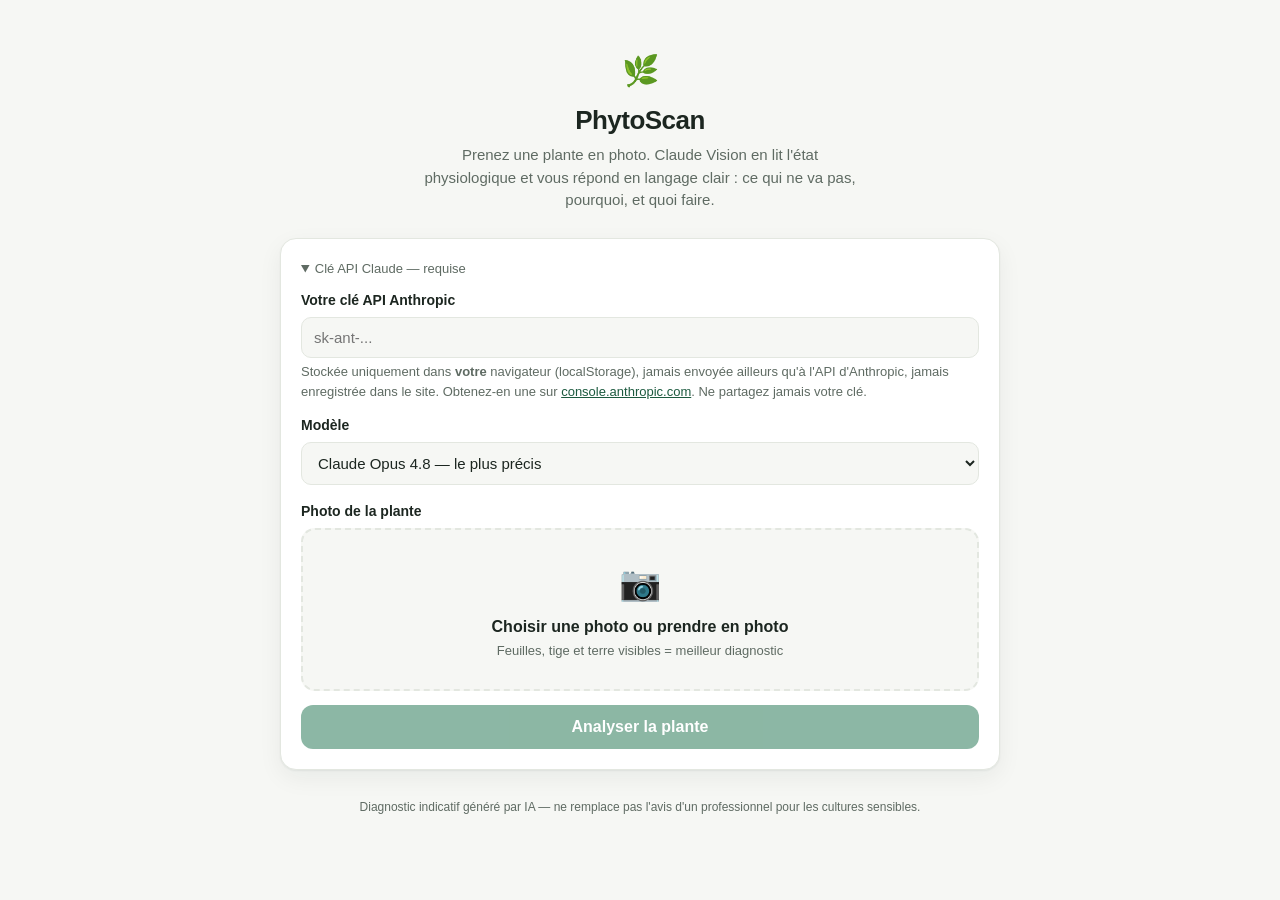
<file: site/plante.html>
<!doctype html>
<html lang="fr">
<head>
<meta charset="utf-8">
<meta name="viewport" content="width=device-width, initial-scale=1">
<title>PhytoScan — diagnostic de plante par photo</title>
<style>
  :root {
    --bg: #f6f7f4;
    --card: #ffffff;
    --ink: #1c2620;
    --muted: #5f6b63;
    --line: #e3e7e0;
    --brand: #2f7d5b;
    --brand-ink: #1c5a3f;
    --accent: #e8f3ec;
    --warn: #b7791f;
    --warn-bg: #fdf3e2;
    --crit: #c0392b;
    --crit-bg: #fbeae8;
    --ok: #2f7d5b;
    --ok-bg: #e8f3ec;
    --shadow: 0 1px 2px rgba(20,40,30,.06), 0 8px 24px rgba(20,40,30,.06);
    --radius: 16px;
  }
  @media (prefers-color-scheme: dark) {
    :root {
      --bg: #10140f;
      --card: #171d16;
      --ink: #e9efe8;
      --muted: #9aa89e;
      --line: #2a332a;
      --brand: #5cb98a;
      --brand-ink: #8fd4ad;
      --accent: #17281f;
      --warn: #e0a94e;
      --warn-bg: #2a2213;
      --crit: #e57a6d;
      --crit-bg: #2c1815;
      --ok: #5cb98a;
      --ok-bg: #17281f;
      --shadow: 0 1px 2px rgba(0,0,0,.3), 0 8px 24px rgba(0,0,0,.35);
    }
  }
  * { box-sizing: border-box; }
  body {
    margin: 0;
    font-family: -apple-system, BlinkMacSystemFont, "Segoe UI", Roboto, Helvetica, Arial, sans-serif;
    background: var(--bg);
    color: var(--ink);
    line-height: 1.5;
    -webkit-font-smoothing: antialiased;
  }
  .wrap { max-width: 760px; margin: 0 auto; padding: 24px 20px 64px; }
  header { text-align: center; padding: 24px 0 8px; }
  .logo { font-size: 30px; }
  h1 { font-size: 26px; margin: 8px 0 4px; letter-spacing: -.02em; }
  .sub { color: var(--muted); margin: 0 auto; max-width: 52ch; font-size: 15px; }
  .card {
    background: var(--card);
    border: 1px solid var(--line);
    border-radius: var(--radius);
    box-shadow: var(--shadow);
    padding: 20px;
    margin-top: 18px;
  }
  label { font-weight: 600; font-size: 14px; display: block; margin-bottom: 6px; }
  .hint { color: var(--muted); font-size: 13px; margin: 4px 0 0; }
  input[type="password"], select {
    width: 100%;
    padding: 11px 12px;
    border: 1px solid var(--line);
    border-radius: 10px;
    background: var(--bg);
    color: var(--ink);
    font-size: 15px;
  }
  .row { display: flex; gap: 12px; flex-wrap: wrap; }
  .row > div { flex: 1 1 200px; }
  a { color: var(--brand-ink); }
  .drop {
    border: 2px dashed var(--line);
    border-radius: 14px;
    padding: 28px 16px;
    text-align: center;
    cursor: pointer;
    transition: border-color .15s, background .15s;
    background: var(--bg);
  }
  .drop:hover, .drop.drag { border-color: var(--brand); background: var(--accent); }
  .drop .big { font-size: 34px; }
  .drop .t { font-weight: 600; margin-top: 6px; }
  .drop .s { color: var(--muted); font-size: 13px; margin-top: 2px; }
  #preview { display: none; margin-top: 14px; }
  #preview img { width: 100%; max-height: 360px; object-fit: contain; border-radius: 12px; background: var(--bg); }
  .btn {
    appearance: none; border: 0; cursor: pointer;
    background: var(--brand); color: #fff;
    font-size: 16px; font-weight: 600;
    padding: 13px 18px; border-radius: 12px; width: 100%;
    margin-top: 14px;
    transition: filter .15s, opacity .15s;
  }
  .btn:hover { filter: brightness(1.05); }
  .btn:disabled { opacity: .55; cursor: not-allowed; }
  .btn.ghost { background: transparent; color: var(--brand-ink); border: 1px solid var(--line); margin-top: 8px; }
  .hidden { display: none !important; }
  /* results */
  .score-head { display: flex; align-items: center; gap: 18px; }
  .gauge { position: relative; width: 92px; height: 92px; flex: none; }
  .gauge svg { transform: rotate(-90deg); }
  .gauge .val { position: absolute; inset: 0; display: grid; place-items: center; font-size: 22px; font-weight: 700; }
  .badge { display: inline-flex; align-items: center; gap: 6px; font-size: 13px; font-weight: 600; padding: 4px 10px; border-radius: 999px; }
  .b-sain { background: var(--ok-bg); color: var(--ok); }
  .b-attention { background: var(--warn-bg); color: var(--warn); }
  .b-critique { background: var(--crit-bg); color: var(--crit); }
  .resume { font-size: 17px; margin: 14px 0 0; }
  .plant-name { color: var(--muted); font-size: 14px; margin-top: 2px; }
  h2 { font-size: 15px; text-transform: uppercase; letter-spacing: .04em; color: var(--muted); margin: 22px 0 10px; }
  .diag {
    border: 1px solid var(--line); border-radius: 12px; padding: 14px; margin-bottom: 10px;
    border-left: 4px solid var(--line);
  }
  .diag.g-faible { border-left-color: var(--ok); }
  .diag.g-moyenne { border-left-color: var(--warn); }
  .diag.g-elevee { border-left-color: var(--crit); }
  .diag .top { display: flex; justify-content: space-between; gap: 10px; align-items: baseline; }
  .diag .name { font-weight: 600; }
  .diag .meta { font-size: 12px; color: var(--muted); white-space: nowrap; }
  .chips { margin-top: 8px; display: flex; flex-wrap: wrap; gap: 6px; }
  .chip { font-size: 12px; background: var(--bg); border: 1px solid var(--line); color: var(--muted); padding: 3px 9px; border-radius: 999px; }
  ul.actions { margin: 6px 0 0; padding-left: 20px; }
  ul.actions li { margin: 6px 0; }
  .error { background: var(--crit-bg); color: var(--crit); border: 1px solid var(--line); border-radius: 12px; padding: 12px 14px; margin-top: 14px; font-size: 14px; }
  .spinner { width: 18px; height: 18px; border: 2px solid rgba(255,255,255,.4); border-top-color: #fff; border-radius: 50%; display: inline-block; vertical-align: -3px; margin-right: 8px; animation: spin .8s linear infinite; }
  @keyframes spin { to { transform: rotate(360deg); } }
  footer { text-align: center; color: var(--muted); font-size: 12px; margin-top: 28px; }
  details.key summary { cursor: pointer; font-size: 13px; color: var(--muted); }
</style>
</head>
<body>
<div class="wrap">
  <header>
    <div class="logo">🌿</div>
    <h1>PhytoScan</h1>
    <p class="sub">Prenez une plante en photo. Claude Vision en lit l'état physiologique et vous répond en langage clair : ce qui ne va pas, pourquoi, et quoi faire.</p>
  </header>

  <div class="card">
    <details class="key" id="keyBlock">
      <summary>Clé API Claude — <span id="keyStatus">requise</span></summary>
      <div style="margin-top:12px">
        <label for="apiKey">Votre clé API Anthropic</label>
        <input id="apiKey" type="password" placeholder="sk-ant-..." autocomplete="off">
        <p class="hint">Stockée uniquement dans <strong>votre</strong> navigateur (localStorage), jamais envoyée ailleurs qu'à l'API d'Anthropic, jamais enregistrée dans le site. Obtenez-en une sur <a href="https://console.anthropic.com/settings/keys" target="_blank" rel="noopener">console.anthropic.com</a>. Ne partagez jamais votre clé.</p>
      </div>
    </details>

    <div class="row" style="margin-top:14px">
      <div>
        <label for="model">Modèle</label>
        <select id="model">
          <option value="claude-opus-4-8">Claude Opus 4.8 — le plus précis</option>
          <option value="claude-sonnet-5">Claude Sonnet 5 — bon équilibre</option>
          <option value="claude-haiku-4-5">Claude Haiku 4.5 — rapide & éco</option>
        </select>
      </div>
    </div>

    <div style="margin-top:16px">
      <label>Photo de la plante</label>
      <div class="drop" id="drop">
        <div class="big">📷</div>
        <div class="t">Choisir une photo ou prendre en photo</div>
        <div class="s">Feuilles, tige et terre visibles = meilleur diagnostic</div>
      </div>
      <input id="file" type="file" accept="image/*" capture="environment" class="hidden">
      <div id="preview"><img id="previewImg" alt="Aperçu de la plante"></div>
    </div>

    <button class="btn" id="analyze" disabled>Analyser la plante</button>
    <div id="error" class="error hidden"></div>
  </div>

  <div id="results" class="card hidden">
    <div class="score-head">
      <div class="gauge">
        <svg width="92" height="92" viewBox="0 0 92 92">
          <circle cx="46" cy="46" r="40" fill="none" stroke="var(--line)" stroke-width="8"/>
          <circle id="gaugeArc" cx="46" cy="46" r="40" fill="none" stroke="var(--brand)" stroke-width="8" stroke-linecap="round" stroke-dasharray="251.2" stroke-dashoffset="251.2"/>
        </svg>
        <div class="val" id="scoreVal">–</div>
      </div>
      <div>
        <span id="stateBadge" class="badge">—</span>
        <div class="plant-name" id="plantName"></div>
      </div>
    </div>
    <p class="resume" id="resume"></p>

    <h2 id="diagTitle">Diagnostics</h2>
    <div id="diagList"></div>

    <h2>Que faire</h2>
    <ul class="actions" id="actionList"></ul>

    <button class="btn ghost" id="again">Analyser une autre plante</button>
  </div>

  <footer>
    Diagnostic indicatif généré par IA — ne remplace pas l'avis d'un professionnel pour les cultures sensibles.
  </footer>
</div>

<script>
const $ = (id) => document.getElementById(id);
const keyInput = $("apiKey"), fileInput = $("file"), drop = $("drop");
const analyzeBtn = $("analyze"), errBox = $("error"), results = $("results");
let imageData = null, imageMime = null;

// --- API key persistence (local only, never committed) ---
const savedKey = localStorage.getItem("phytoscan_key");
if (savedKey) { keyInput.value = savedKey; $("keyStatus").textContent = "enregistrée ✓"; }
else { $("keyBlock").open = true; }
keyInput.addEventListener("input", () => {
  const v = keyInput.value.trim();
  if (v) { localStorage.setItem("phytoscan_key", v); $("keyStatus").textContent = "enregistrée ✓"; }
  else { localStorage.removeItem("phytoscan_key"); $("keyStatus").textContent = "requise"; }
  refreshBtn();
});
const savedModel = localStorage.getItem("phytoscan_model");
if (savedModel) $("model").value = savedModel;
$("model").addEventListener("change", () => localStorage.setItem("phytoscan_model", $("model").value));

// --- File / camera handling ---
drop.addEventListener("click", () => fileInput.click());
drop.addEventListener("dragover", (e) => { e.preventDefault(); drop.classList.add("drag"); });
drop.addEventListener("dragleave", () => drop.classList.remove("drag"));
drop.addEventListener("drop", (e) => {
  e.preventDefault(); drop.classList.remove("drag");
  if (e.dataTransfer.files[0]) handleFile(e.dataTransfer.files[0]);
});
fileInput.addEventListener("change", () => { if (fileInput.files[0]) handleFile(fileInput.files[0]); });

function handleFile(file) {
  if (!file.type.startsWith("image/")) { showError("Merci de choisir un fichier image."); return; }
  hideError();
  const reader = new FileReader();
  reader.onload = (e) => downscale(e.target.result);
  reader.readAsDataURL(file);
}

// Downscale to keep the request light (max 1568px long edge)
function downscale(dataUrl) {
  const img = new Image();
  img.onload = () => {
    const max = 1568;
    let { width, height } = img;
    if (Math.max(width, height) > max) {
      const r = max / Math.max(width, height);
      width = Math.round(width * r); height = Math.round(height * r);
    }
    const canvas = document.createElement("canvas");
    canvas.width = width; canvas.height = height;
    canvas.getContext("2d").drawImage(img, 0, 0, width, height);
    const out = canvas.toDataURL("image/jpeg", 0.9);
    imageMime = "image/jpeg";
    imageData = out.split(",")[1]; // base64 payload only, for the Claude image block
    $("previewImg").src = out;
    $("preview").style.display = "block";
    refreshBtn();
  };
  img.src = dataUrl;
}

function refreshBtn() {
  analyzeBtn.disabled = !(imageData && keyInput.value.trim());
}

// --- Analysis via Claude Vision (structured output) ---
const SCHEMA = {
  type: "object",
  properties: {
    plante_identifiee: { type: "string" },
    etat_general: { type: "string", enum: ["sain", "attention", "critique"] },
    score_sante: { type: "integer" },
    resume: { type: "string" },
    diagnostics: {
      type: "array",
      items: {
        type: "object",
        properties: {
          probleme: { type: "string" },
          categorie: { type: "string", enum: ["eau", "lumiere", "nutriments", "parasites", "maladie", "temperature", "croissance", "autre"] },
          gravite: { type: "string", enum: ["faible", "moyenne", "elevee"] },
          indices_visuels: { type: "array", items: { type: "string" } },
          confiance: { type: "string", enum: ["faible", "moyenne", "elevee"] }
        },
        required: ["probleme", "categorie", "gravite", "indices_visuels", "confiance"],
        additionalProperties: false
      }
    },
    actions: { type: "array", items: { type: "string" } }
  },
  required: ["plante_identifiee", "etat_general", "score_sante", "resume", "diagnostics", "actions"],
  additionalProperties: false
};

const SYSTEM = `Tu es un expert en physiologie végétale et phytopathologie. À partir d'une photo, tu évalues l'état d'une plante et tu le traduis en un message clair et humain, sans jargon inutile.

Analyse les signes visibles : manque ou excès d'eau (flétrissement, texture, taches, jaunissement), carences (azote, potassium, magnésium…), parasites (pucerons, araignées rouges, cochenilles), maladies (oïdium, mildiou, taches fongiques), stress thermique ou lumineux, croissance anormale.

Règles :
- score_sante : entier 0–100 (100 = plante en parfaite santé).
- etat_general : "sain" (score ≥ 75), "attention" (40–74), "critique" (< 40).
- resume : 1 à 3 phrases, ton bienveillant et concret, comme si tu parlais au propriétaire de la plante.
- diagnostics : uniquement les problèmes réellement visibles ; liste vide si la plante est saine. indices_visuels = ce que tu observes sur la photo qui justifie le diagnostic.
- actions : gestes concrets et priorisés. Si aucune photo de plante n'est identifiable, score bas, resume qui explique poliment le problème, et actions = reprendre une photo nette.
- Réponds en français.`;

analyzeBtn.addEventListener("click", analyze);

async function analyze() {
  hideError();
  const key = keyInput.value.trim();
  if (!key || !imageData) return;
  analyzeBtn.disabled = true;
  const original = analyzeBtn.textContent;
  analyzeBtn.innerHTML = '<span class="spinner"></span>Analyse en cours…';

  try {
    const res = await fetch("https://api.anthropic.com/v1/messages", {
      method: "POST",
      headers: {
        "content-type": "application/json",
        "x-api-key": key,
        "anthropic-version": "2023-06-01",
        "anthropic-dangerous-direct-browser-access": "true"
      },
      body: JSON.stringify({
        model: $("model").value,
        max_tokens: 1500,
        system: SYSTEM,
        output_config: { format: { type: "json_schema", schema: SCHEMA } },
        messages: [{
          role: "user",
          content: [
            { type: "image", source: { type: "base64", media_type: imageMime, data: imageData } },
            { type: "text", text: "Analyse l'état physiologique de cette plante." }
          ]
        }]
      })
    });

    if (!res.ok) {
      let msg = "Erreur " + res.status;
      try { const j = await res.json(); if (j.error && j.error.message) msg += " — " + j.error.message; } catch (_) {}
      if (res.status === 401) msg = "Clé API invalide ou manquante. Vérifiez votre clé.";
      if (res.status === 429) msg = "Trop de requêtes ou quota atteint. Réessayez dans un instant.";
      throw new Error(msg);
    }

    const data = await res.json();
    const textBlock = (data.content || []).find(b => b.type === "text");
    if (!textBlock) throw new Error("Réponse inattendue de l'API.");
    const parsed = parseJson(textBlock.text);
    if (!parsed) throw new Error("Réponse illisible. Réessayez avec une photo nette.");
    render(parsed);
  } catch (e) {
    const m = (e && e.message) ? e.message : "Une erreur est survenue.";
    showError(/failed to fetch|networkerror/i.test(m) ? "Impossible de joindre l'API Claude (réseau)." : m);
  } finally {
    analyzeBtn.innerHTML = original;
    analyzeBtn.disabled = false;
  }
}

// Structured output normally yields clean JSON; parse defensively just in case.
function parseJson(text) {
  if (typeof text !== "string") text = String(text);
  let t = text.trim().replace(/^```(?:json)?/i, "").replace(/```$/,"").trim();
  try { return JSON.parse(t); } catch (_) {}
  const start = t.indexOf("{"), end = t.lastIndexOf("}");
  if (start !== -1 && end > start) { try { return JSON.parse(t.slice(start, end + 1)); } catch (_) {} }
  return null;
}

const CAT_ICON = { eau: "💧", lumiere: "☀️", nutriments: "🧪", parasites: "🐛", maladie: "🦠", temperature: "🌡️", croissance: "📏", autre: "🔎" };
const CAT_LABEL = { eau: "Eau", lumiere: "Lumière", nutriments: "Nutriments", parasites: "Parasites", maladie: "Maladie", temperature: "Température", croissance: "Croissance", autre: "Autre" };
const GRAV_LABEL = { faible: "gravité faible", moyenne: "gravité moyenne", elevee: "gravité élevée" };

function render(r) {
  let score = Number(r.score_sante);
  if (!isFinite(score)) score = 0;
  score = Math.max(0, Math.min(100, Math.round(score)));
  let etat = r.etat_general;
  if (!["sain", "attention", "critique"].includes(etat)) {
    etat = score >= 75 ? "sain" : score >= 40 ? "attention" : "critique";
  }

  $("scoreVal").textContent = score;
  const arc = $("gaugeArc");
  const circ = 251.2;
  arc.style.strokeDashoffset = circ - (circ * score / 100);
  arc.style.stroke = score >= 75 ? "var(--ok)" : score >= 40 ? "var(--warn)" : "var(--crit)";

  const badge = $("stateBadge");
  badge.className = "badge b-" + etat;
  const bl = { sain: "✅ Plante saine", attention: "⚠️ À surveiller", critique: "⛔ État critique" };
  badge.textContent = bl[etat];

  $("plantName").textContent = r.plante_identifiee ? "Plante : " + r.plante_identifiee : "";
  $("resume").textContent = r.resume || "";

  const list = $("diagList");
  list.innerHTML = "";
  const diags = Array.isArray(r.diagnostics) ? r.diagnostics : [];
  if (diags.length === 0) {
    $("diagTitle").classList.add("hidden");
  } else {
    $("diagTitle").classList.remove("hidden");
    diags.forEach(d => {
      const grav = ["faible","moyenne","elevee"].includes(d.gravite) ? d.gravite : "moyenne";
      const el = document.createElement("div");
      el.className = "diag g-" + grav;
      const indices = Array.isArray(d.indices_visuels) ? d.indices_visuels : [];
      const chips = indices.map(i => `<span class="chip">${esc(i)}</span>`).join("");
      el.innerHTML = `
        <div class="top">
          <div class="name">${CAT_ICON[d.categorie] || "🔎"} ${esc(d.probleme || "Problème")}</div>
          <div class="meta">${CAT_LABEL[d.categorie] || ""} · ${GRAV_LABEL[grav]}${d.confiance ? " · confiance " + esc(d.confiance) : ""}</div>
        </div>
        <div class="chips">${chips}</div>`;
      list.appendChild(el);
    });
  }

  const ul = $("actionList");
  ul.innerHTML = "";
  (Array.isArray(r.actions) ? r.actions : []).forEach(a => {
    const li = document.createElement("li");
    li.textContent = a;
    ul.appendChild(li);
  });

  results.classList.remove("hidden");
  results.scrollIntoView({ behavior: "smooth", block: "start" });
}

function esc(s) { const d = document.createElement("div"); d.textContent = s == null ? "" : String(s); return d.innerHTML; }
function showError(m) { errBox.textContent = m; errBox.classList.remove("hidden"); }
function hideError() { errBox.classList.add("hidden"); }

$("again").addEventListener("click", () => {
  results.classList.add("hidden");
  imageData = null;
  $("preview").style.display = "none";
  fileInput.value = "";
  refreshBtn();
  window.scrollTo({ top: 0, behavior: "smooth" });
});
</script>
</body>
</html>
</file>
